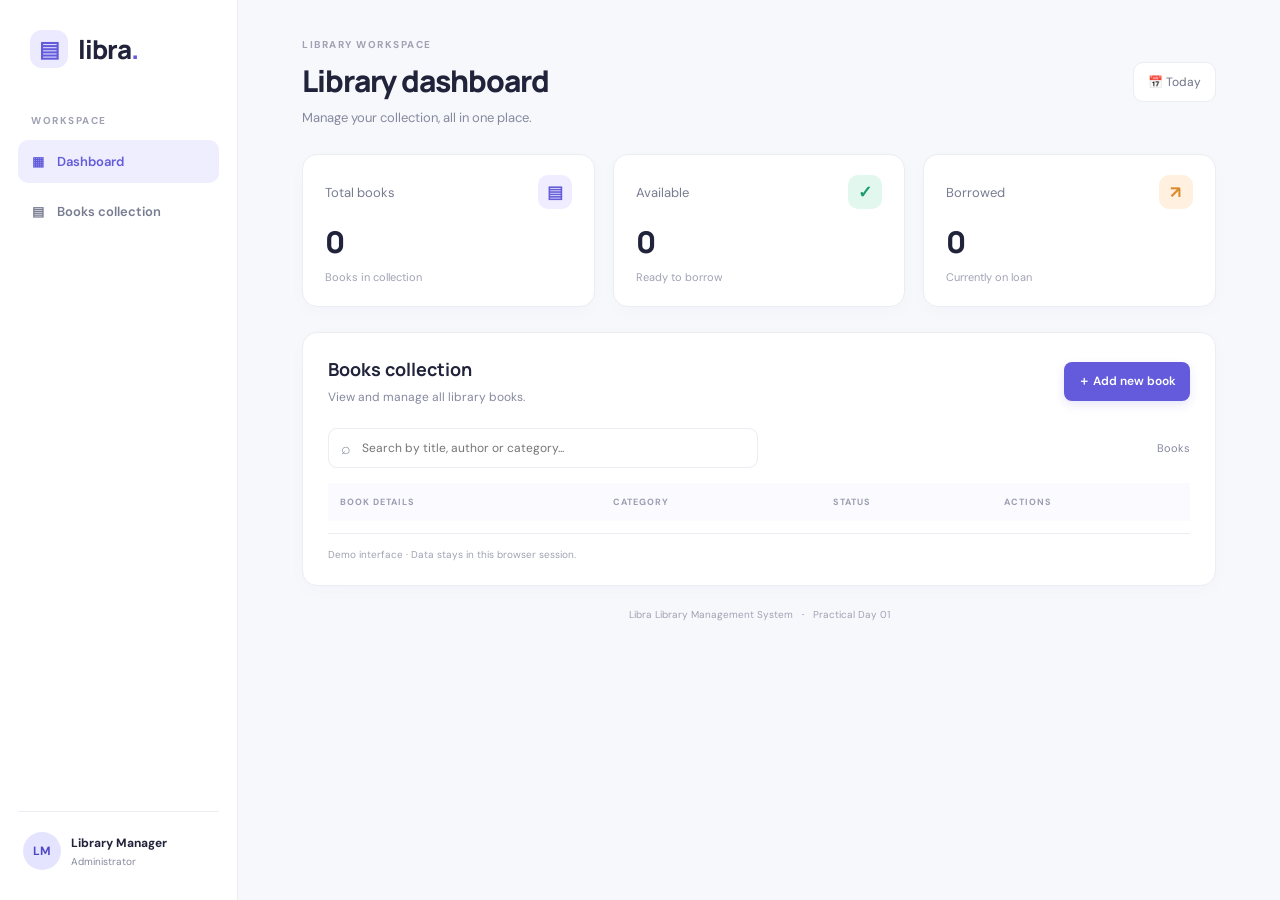
<file: src/index.html>
<!DOCTYPE html>
<html lang="en">
<head>
  <meta charset="UTF-8">
  <meta name="viewport" content="width=device-width, initial-scale=1.0">
  <title>Libra | Library Management</title>
  <link rel="stylesheet" href="style.css">
</head>
<body>
  <aside class="sidebar">
    <div class="brand"><span class="brand-icon">▤</span><span>libra<span class="brand-dot">.</span></span></div>
    <p class="menu-label">WORKSPACE</p>
    <a class="nav active" href="#dashboard">▦ <span>Dashboard</span></a>
    <a class="nav" href="#books">▤ <span>Books collection</span></a>
    <div class="sidebar-bottom"><div class="avatar">LM</div><div><strong>Library Manager</strong><small>Administrator</small></div></div>
  </aside>
  <main class="main" id="dashboard">
    <header class="topbar"><div><p class="eyebrow">LIBRARY WORKSPACE</p><h1>Library dashboard</h1><p class="subtitle">Manage your collection, all in one place.</p></div><div class="today" id="today">📅 Today</div></header>
    <section class="stats">
      <article class="stat-card"><div class="stat-top"><span>Total books</span><span class="stat-icon purple">▤</span></div><strong id="totalCount">0</strong><small>Books in collection</small></article>
      <article class="stat-card"><div class="stat-top"><span>Available</span><span class="stat-icon green">✓</span></div><strong id="availableCount">0</strong><small>Ready to borrow</small></article>
      <article class="stat-card"><div class="stat-top"><span>Borrowed</span><span class="stat-icon orange">↗</span></div><strong id="borrowedCount">0</strong><small>Currently on loan</small></article>
    </section>
    <section class="panel" id="books">
      <div class="panel-heading"><div><h2>Books collection</h2><p>View and manage all library books.</p></div><button class="primary" id="showFormBtn">＋ Add new book</button></div>
      <div class="toolbar"><label class="search">⌕ <input id="searchInput" type="search" placeholder="Search by title, author or category..."></label><span class="result-label" id="resultLabel">Books</span></div>
      <div class="form-wrap hidden" id="formWrap"><h3>Add a book</h3><form id="bookForm"><div class="form-grid"><label>Book title<input id="titleInput" required maxlength="100" placeholder="e.g. Clean Code"></label><label>Author<input id="authorInput" required maxlength="80" placeholder="e.g. Robert C. Martin"></label><label>Category<input id="categoryInput" required maxlength="50" placeholder="e.g. Software Engineering"></label></div><div class="form-actions"><button type="button" class="secondary" id="cancelBtn">Cancel</button><button type="submit" class="primary">Save book</button></div></form></div>
      <div class="table-wrap"><table><thead><tr><th>BOOK DETAILS</th><th>CATEGORY</th><th>STATUS</th><th>ACTIONS</th></tr></thead><tbody id="bookRows"></tbody></table><div id="emptyState" class="empty hidden">No books found. Try another search or add a new book.</div></div>
      <p class="footnote">Demo interface · Data stays in this browser session.</p>
    </section>
    <footer>Libra Library Management System <span>·</span> Practical Day 01</footer>
  </main>
  <script src="script.js"></script>
</body>
</html>
</file>
<file: src/style.css>
@import url('https://fonts.googleapis.com/css2?family=DM+Sans:wght@400;500;600;700&family=Manrope:wght@500;600;700;800&display=swap');
:root{--ink:#20233a;--muted:#85899e;--line:#ececf3;--purple:#635bdb;--bg:#f7f8fc}*{box-sizing:border-box}body{margin:0;background:var(--bg);color:var(--ink);font-family:'DM Sans',Arial,sans-serif;display:flex;min-height:100vh}.sidebar{width:238px;background:#fff;border-right:1px solid var(--line);padding:30px 18px;display:flex;flex-direction:column;flex-shrink:0}.brand{display:flex;align-items:center;gap:10px;font:800 26px Manrope,sans-serif;letter-spacing:-1px;padding:0 12px 46px}.brand-icon{display:grid;place-items:center;background:#eceaff;color:var(--purple);width:38px;height:38px;border-radius:12px;font-size:22px}.brand-dot{color:var(--purple)}.menu-label,.eyebrow{font-size:10px;font-weight:700;letter-spacing:1.5px;color:#a0a2b3}.menu-label{padding:0 13px;margin:0 0 13px}.nav{display:flex;align-items:center;gap:13px;padding:13px 14px;margin-bottom:7px;border-radius:10px;text-decoration:none;color:#777c91;font-weight:600;font-size:13px}.nav.active{background:#efeeff;color:var(--purple)}.sidebar-bottom{margin-top:auto;border-top:1px solid var(--line);padding:20px 5px 0;display:flex;align-items:center;gap:10px;font-size:12px}.avatar{background:#e5e4ff;color:#5148c9;border-radius:50%;width:38px;height:38px;display:grid;place-items:center;font-weight:700}.sidebar-bottom small{display:block;color:var(--muted);margin-top:4px}.main{max-width:1450px;width:calc(100% - 238px);padding:38px 5%;margin:0 auto}.topbar{display:flex;justify-content:space-between;align-items:center;margin-bottom:28px}.eyebrow{margin:0 0 9px}.topbar h1{font:800 30px Manrope,sans-serif;letter-spacing:-1px;margin:0}.subtitle,.panel-heading p{color:var(--muted);font-size:13px;margin:8px 0 0}.today{background:#fff;border:1px solid var(--line);padding:11px 14px;border-radius:10px;font-size:12px;color:#6c7085}.stats{display:grid;grid-template-columns:repeat(3,minmax(0,1fr));gap:18px;margin-bottom:25px}.stat-card,.panel{background:#fff;border:1px solid var(--line);border-radius:15px;box-shadow:0 5px 20px #25265a05}.stat-card{padding:20px 22px}.stat-top{display:flex;align-items:center;justify-content:space-between;color:#777c91;font-size:13px}.stat-icon{display:grid;place-items:center;width:34px;height:34px;border-radius:10px;font-weight:700;font-size:17px}.purple{background:#efedff;color:#675fda}.green{background:#e2f8ef;color:#1c9c70}.orange{background:#fff0df;color:#db8a2b}.stat-card strong{display:block;font:800 30px Manrope,sans-serif;margin:12px 0 3px}.stat-card small{color:#a0a2b3;font-size:11px}.panel{padding:24px 25px}.panel-heading{display:flex;align-items:center;justify-content:space-between;gap:15px}.panel-heading h2{font:700 18px Manrope,sans-serif;margin:0}.panel-heading p{font-size:12px}.primary,.secondary,.action-btn{border:0;border-radius:8px;padding:11px 14px;font:600 12px 'DM Sans',sans-serif;cursor:pointer}.primary{background:var(--purple);color:#fff;box-shadow:0 4px 10px #635bdb25}.primary:hover{background:#5148c9}.secondary{background:#f0f0f7;color:#62667a}.toolbar{display:flex;justify-content:space-between;align-items:center;gap:15px;margin:23px 0 15px}.search{display:flex;align-items:center;gap:9px;border:1px solid var(--line);border-radius:9px;padding:0 12px;color:#8c8fa2;max-width:430px;width:100%;height:40px}.search input{border:0;outline:0;width:100%;font:12px 'DM Sans',sans-serif;color:var(--ink)}.result-label{font-size:11px;color:var(--muted)}.table-wrap{overflow-x:auto}table{border-collapse:collapse;width:100%;text-align:left;white-space:nowrap}th{font-size:9px;letter-spacing:1px;color:#9b9eb0;font-weight:700;background:#fafaff;padding:13px 12px}td{border-bottom:1px solid #f0f0f6;padding:15px 12px;font-size:12px}tbody tr:last-child td{border-bottom:0}.book-name{font-weight:700;color:#30334a}.book-author{font-size:11px;color:var(--muted);margin-top:4px}.category{color:#777b90}.status{display:inline-block;border-radius:20px;padding:6px 9px;font-size:10px;font-weight:700}.status.available{background:#e5f8ef;color:#1b966c}.status.borrowed{background:#fff0de;color:#c47a20}.action-cell{display:flex;gap:7px}.action-btn{padding:7px 9px;background:#f0efff;color:#6259d4}.action-btn.delete{background:#fff0f0;color:#d45c67}.empty{text-align:center;color:var(--muted);font-size:12px;padding:28px 10px}.hidden{display:none!important}.form-wrap{background:#fafaff;border:1px solid var(--line);padding:18px;border-radius:10px;margin-top:18px}.form-wrap h3{font:700 14px Manrope,sans-serif;margin:0 0 15px}.form-grid{display:grid;grid-template-columns:repeat(3,minmax(0,1fr));gap:13px}.form-grid label{font-size:11px;color:#777b90;font-weight:600}.form-grid input{display:block;margin-top:7px;padding:11px 10px;width:100%;border:1px solid #e6e6f0;border-radius:7px;outline-color:#a29cff;font:12px 'DM Sans',sans-serif}.form-actions{display:flex;justify-content:flex-end;gap:8px;margin-top:15px}.footnote{border-top:1px solid var(--line);padding-top:14px;margin:12px 0 0;color:#a0a2b3;font-size:10px}footer{text-align:center;color:#a0a2b3;font-size:10px;padding:22px}footer span{padding:0 6px;color:var(--purple)}
@media(max-width:850px){.sidebar{width:72px;padding:22px 10px}.brand{padding:0 7px 40px}.brand>span:last-child,.menu-label,.nav span,.sidebar-bottom>div:last-child{display:none}.nav{justify-content:center;padding:14px 0;font-size:18px}.sidebar-bottom{justify-content:center}.main{width:calc(100% - 72px);padding:25px 3%}.stats{gap:10px}.stat-card{padding:16px}.form-grid{grid-template-columns:1fr}.topbar h1{font-size:24px}}@media(max-width:520px){.topbar{align-items:flex-start;gap:12px}.today{display:none}.stats{grid-template-columns:1fr}.stat-card{padding:14px 18px}.stat-card strong{font-size:24px}.panel{padding:16px 12px}.panel-heading{align-items:flex-start;flex-direction:column}.toolbar{align-items:flex-start;flex-direction:column}.search{max-width:none}}

/* CR-02: UI Improvement */

.form-wrap {
    background: #f8f7ff;
    border: 1px solid #dedbff;
    border-radius: 14px;
    padding: 25px;
    box-shadow: 0 5px 15px rgba(99, 91, 219, 0.08);
}

.form-grid input {
    transition: 0.3s ease;
}

.form-grid input:focus {
    border-color: #635bdb;
    box-shadow: 0 0 0 3px rgba(99, 91, 219, 0.12);
}

.primary,
.secondary,
.action-btn {
    transition: 0.3s ease;
}

.primary:hover {
    transform: translateY(-2px);
}

.secondary:hover {
    background: #e5e4f5;
}

.action-btn:hover {
    transform: translateY(-2px);
}
</file>
